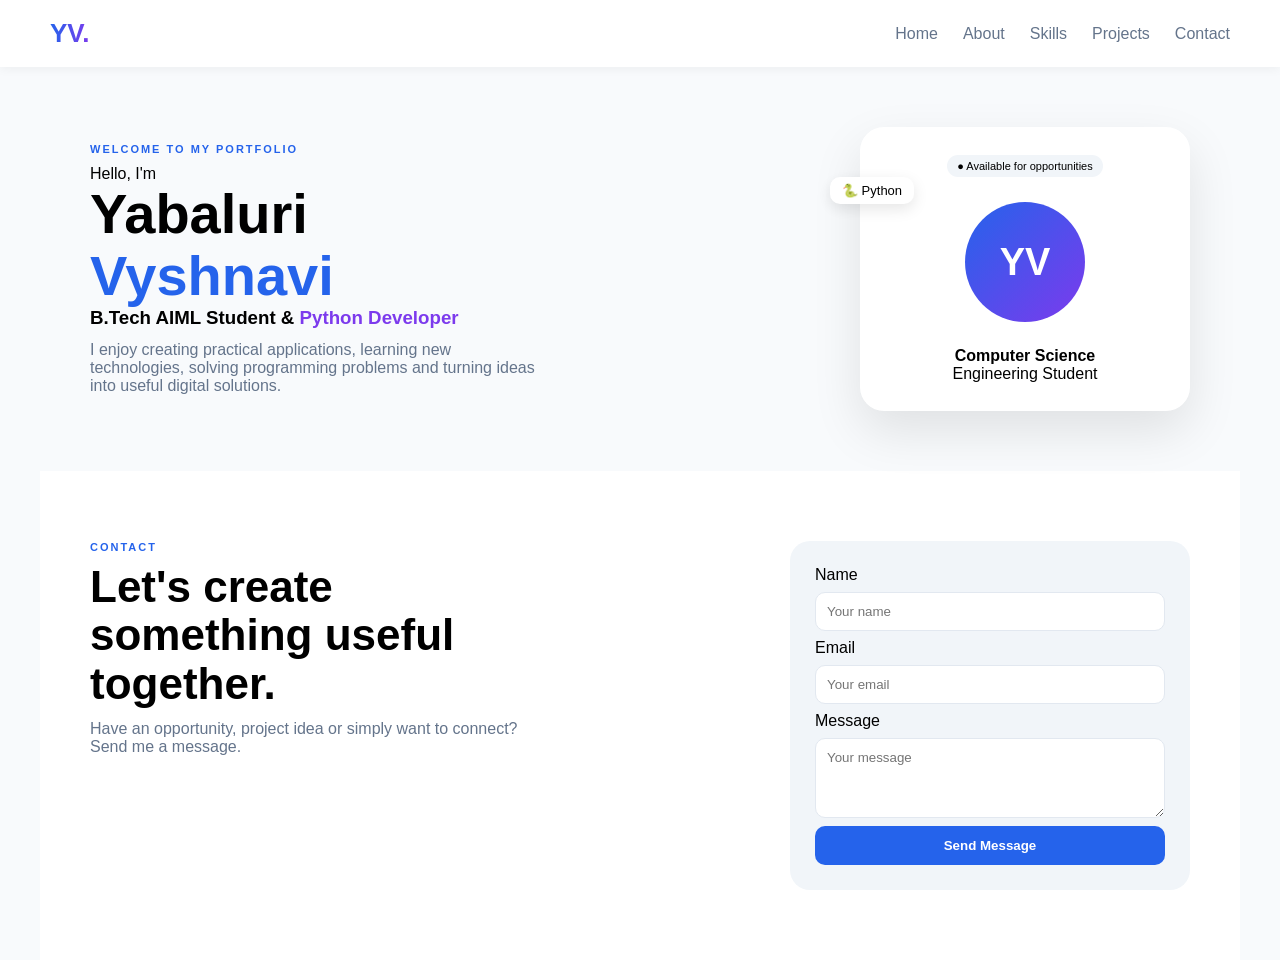
<file: index.html>
<!DOCTYPE html>
<html lang="en">
<head>
<meta charset="UTF-8">
<meta name="viewport" content="width=device-width, initial-scale=1.0">
<title>Yabaluri Vyshnavi | Portfolio</title>
<link rel="stylesheet" href="style.css">
</head>
<body>
<nav>
<div class="logo">YV.</div>
<ul>
<li><a href="#home">Home</a></li>
<li><a href="#about">About</a></li>
<li><a href="#skills">Skills</a></li>
<li><a href="#projects">Projects</a></li>
<li><a href="#contact">Contact</a></li>
</ul>
</nav>

<section class="hero" id="home">
<div class="hero-left">
<p class="top">WELCOME TO MY PORTFOLIO</p>
<p>Hello, I'm</p>
<h1>Yabaluri<br><span>Vyshnavi</span></h1>
<h3>B.Tech AIML Student & <span>Python Developer</span></h3>
<p class="desc">I enjoy creating practical applications, learning new technologies, solving programming problems and turning ideas into useful digital solutions.</p>
</div>
<div class="hero-right">
<div class="card">
<p class="avail">● Available for opportunities</p>
<div class="badge">🐍 Python</div>
<div class="circle">YV</div>
<h4>Computer Science</h4>
<p>Engineering Student</p>
</div>
</div>
</section>

<section id="contact" class="contact">
<div class="c-left">
<p class="top">CONTACT</p>
<h1>Let's create<br>something useful<br>together.</h1>
<p class="desc">Have an opportunity, project idea or simply want to connect? Send me a message.</p>
</div>
<div class="c-right">
<div class="form">
<label>Name</label><input type="text" placeholder="Your name">
<label>Email</label><input type="email" placeholder="Your email">
<label>Message</label><textarea placeholder="Your message"></textarea>
<button>Send Message</button>
</div>
</div>
</section>
</body>
</html>
</file>
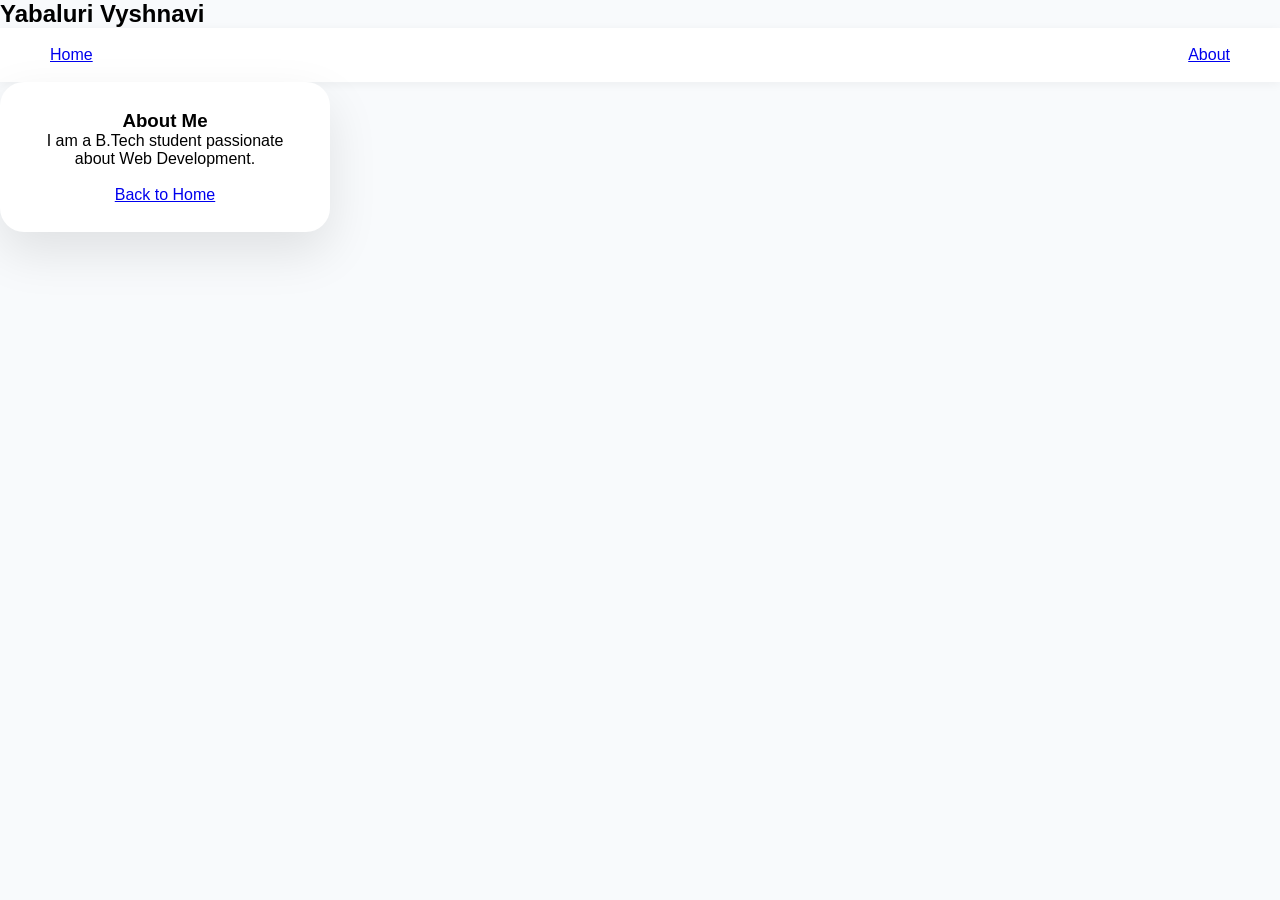
<file: about.html>
<!DOCTYPE html>
<html>
<head>
  <title>About Me</title>
  <link rel="stylesheet" href="style.css">
</head>
<body>
  <header>
    <h2>Yabaluri Vyshnavi</h2>
    <nav><a href="index.html">Home</a> <a href="about.html">About</a></nav>
  </header>
  <div class="container">
    <div class="card">
      <h3>About Me</h3>
      <p>I am a B.Tech student passionate about Web Development.</p>
      <br>
      <a href="index.html" class="btn">Back to Home</a>
    </div>
  </div>
</body>
</html>
</file>
<file: style.css>
*{margin:0;padding:0;box-sizing:border-box;font-family:Arial,sans-serif}
:root{--blue:#2563eb;--purple:#7c3aed}
body{background:#f8fafc}
nav{display:flex;justify-content:space-between;align-items:center;padding:18px 50px;background:white;box-shadow:0 2px 10px rgba(0,0,0,0.05);position:sticky;top:0}
.logo{font-size:26px;font-weight:800;background:linear-gradient(90deg,var(--blue),var(--purple));-webkit-background-clip:text;-webkit-text-fill-color:transparent}
nav ul{display:flex;list-style:none;gap:25px}
nav ul a{text-decoration:none;color:#64748b}
.hero{display:flex;justify-content:space-between;align-items:center;max-width:1200px;margin:auto;padding:60px 50px}
.top{color:var(--blue);font-weight:700;letter-spacing:2px;font-size:11px;margin-bottom:10px}
.hero-left h1{font-size:56px;line-height:1.1} .hero-left h1 span{color:var(--blue)}
.hero-left h3 span{color:var(--purple)}
.desc{color:#64748b;margin-top:12px;max-width:450px}
.card{background:white;padding:28px;border-radius:24px;box-shadow:0 20px 50px rgba(0,0,0,0.1);width:330px;text-align:center;position:relative}
.avail{font-size:11px;background:#f1f5f9;padding:5px 10px;border-radius:20px;display:inline-block}
.badge{position:absolute;left:-30px;top:50px;background:white;padding:6px 12px;border-radius:10px;box-shadow:0 5px 15px rgba(0,0,0,0.1);font-size:13px}
.circle{width:120px;height:120px;background:linear-gradient(135deg,var(--blue),var(--purple));color:white;display:flex;align-items:center;justify-content:center;border-radius:50%;font-size:38px;font-weight:800;margin:25px auto}
.contact{display:flex;justify-content:space-between;max-width:1200px;margin:auto;padding:70px 50px;background:white;gap:40px}
.c-left h1{font-size:44px;line-height:1.1}
.form{background:#f1f5f9;padding:25px;border-radius:20px;width:400px;display:flex;flex-direction:column;gap:8px}
.form input,.form textarea{padding:11px;border:1px solid #e2e8f0;border-radius:10px}
.form textarea{height:80px}
.form button{background:var(--blue);color:white;border:none;padding:12px;border-radius:10px;font-weight:600;cursor:pointer}
@media(max-width:800px){.hero,.contact{flex-direction:column;padding:30px 20px}.form{width:100%}}
</file>
